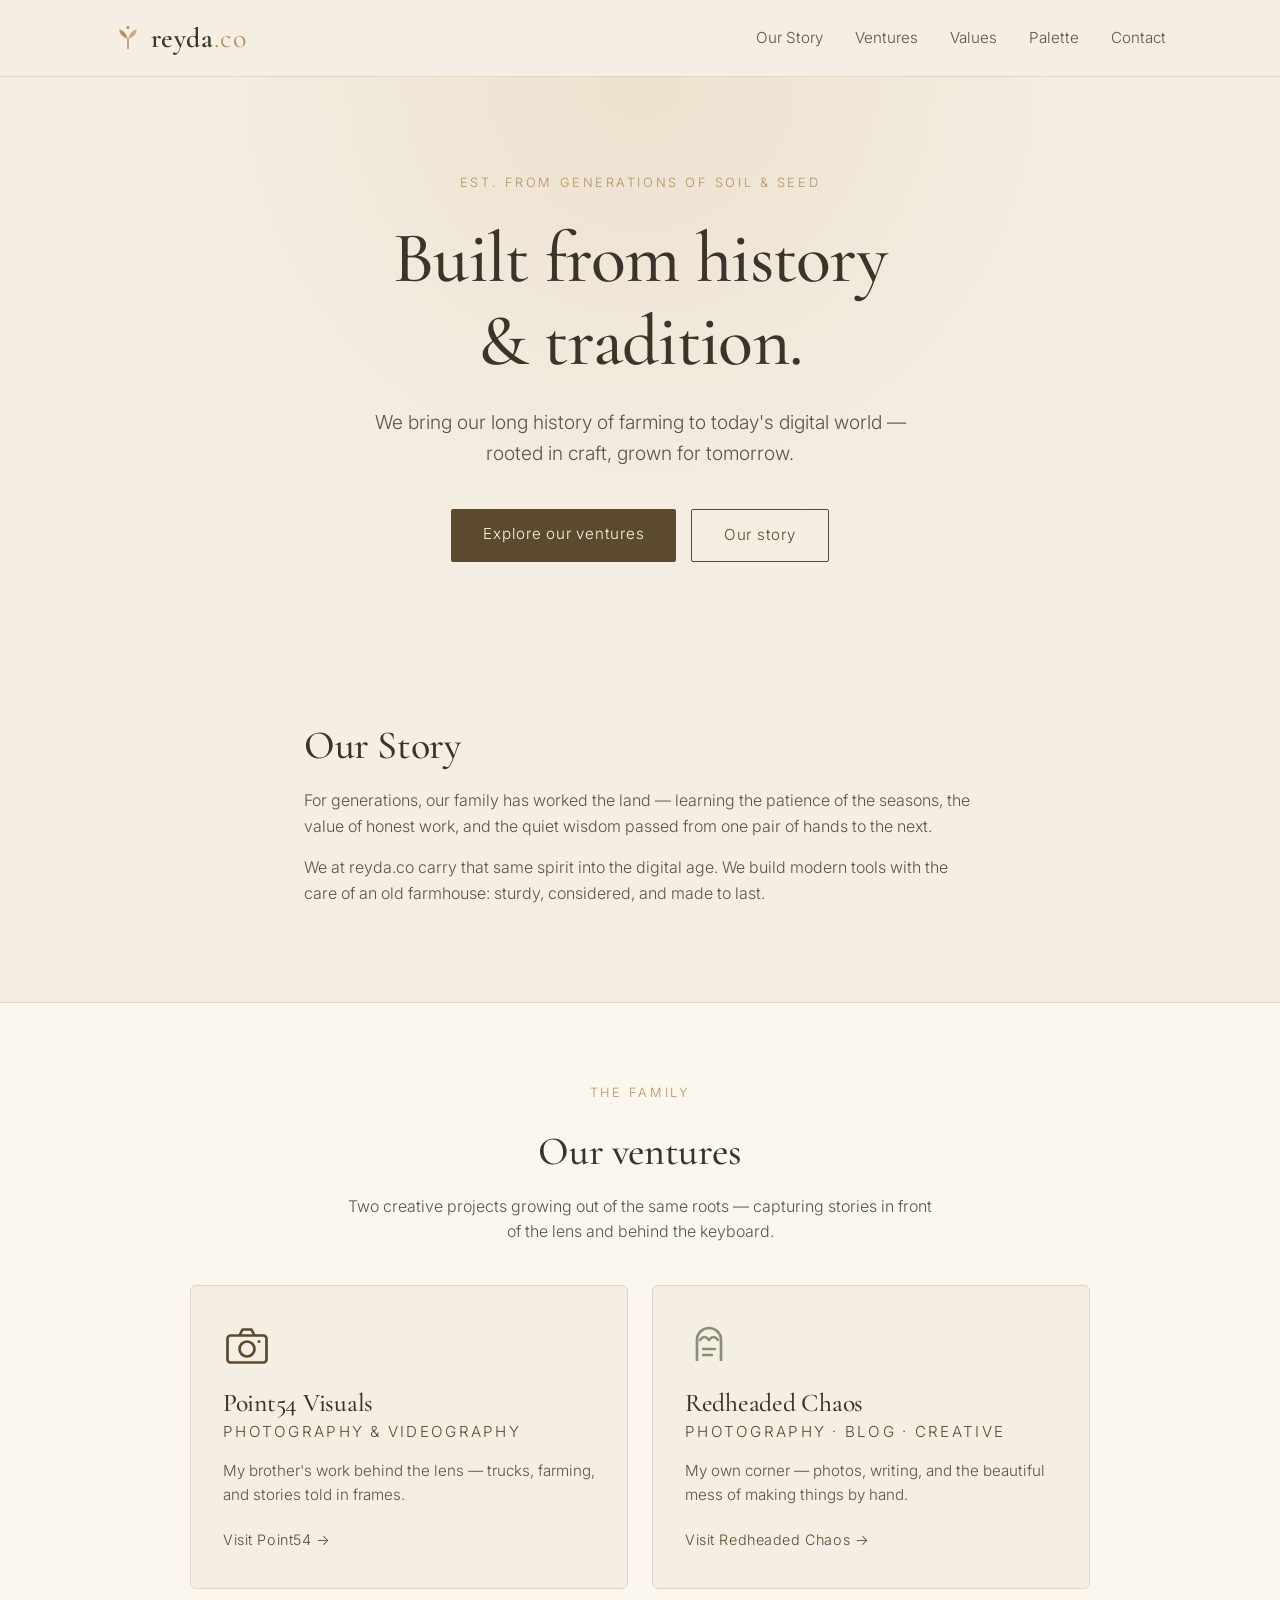
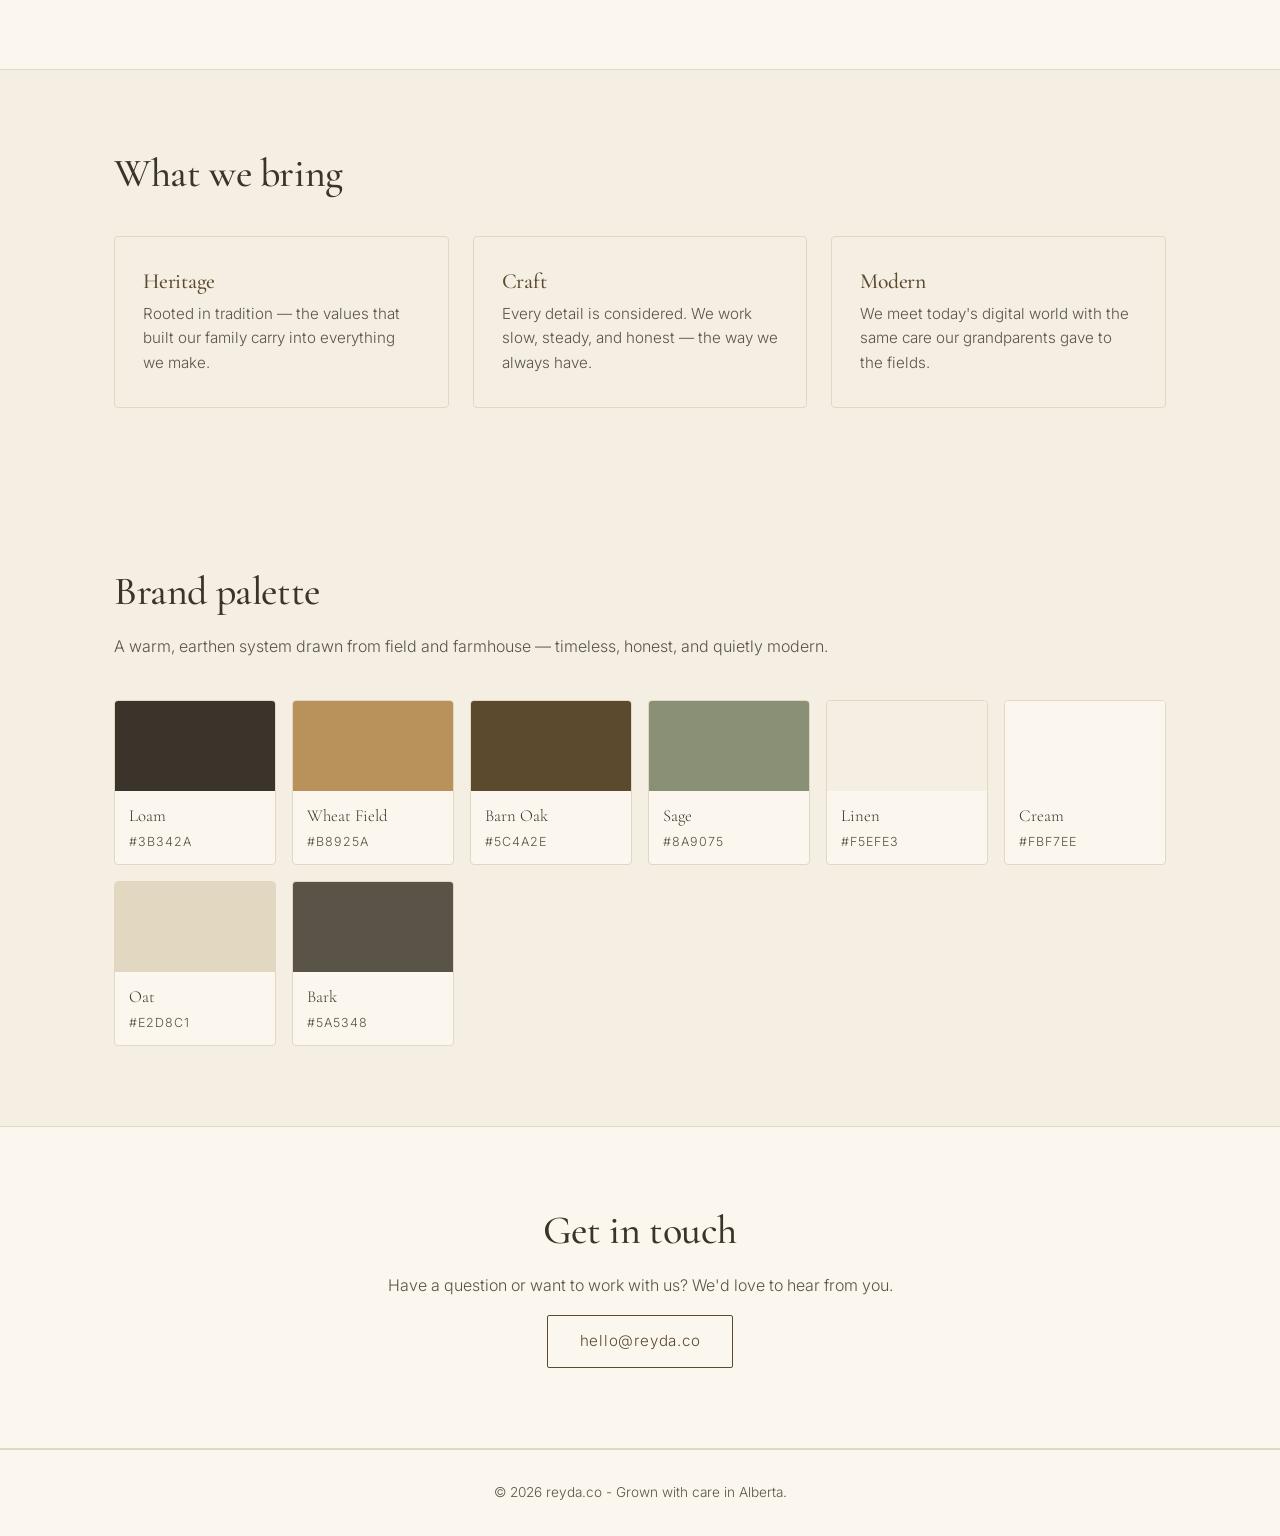
<file: index.html>
<!DOCTYPE html>
<html lang="en">
<head>
  <meta charset="UTF-8" />
  <meta name="viewport" content="width=device-width, initial-scale=1.0" />
  <title> reyda.co &mdash; Home</title>
  <link rel="preconnect" href="https://fonts.googleapis.com">
  <link rel="preconnect" href="https://fonts.gstatic.com" crossorigin>
  <link href="https://fonts.googleapis.com/css2?family=Cormorant+Garamond:wght@400;500;600&family=Inter:wght@300;400;500&display=swap" rel="stylesheet">
  <link rel="stylesheet" href="styles.css" />
  <link rel="icon" type="image/svg+xml" href="favicon.svg" />
</head>
<body>
  <header class="site-header">
    <div class="container header-inner">
      <a href="#" class="logo" aria-label="reyda.co home">
        <svg class="logo-mark" viewBox="0 0 32 32" fill="none" xmlns="http://www.w3.org/2000/svg" aria-hidden="true">
          <!-- Pointed sprout w/ seed dot -->
          <path d="M16 28 V17" stroke="currentColor" stroke-width="1.8" stroke-linecap="round"/>
          <path d="M16 17 Q 6 14, 6 6 Q 13 8, 16 17 Z" fill="currentColor"/>
          <path d="M16 17 Q 26 14, 26 6 Q 19 8, 16 17 Z" fill="currentColor" opacity="0.75"/>
          <circle cx="16" cy="4" r="1.8" fill="currentColor"/>
        </svg>
        <span class="logo-word">reyda<span>.co</span></span>
      </a>
      <nav>
        <a href="#story">Our Story</a>
        <a href="#services">Ventures</a>
        <a href="#values">Values</a>
        <a href="#palette">Palette</a>
        <a href="#contact">Contact</a>
      </nav>
    </div>
  </header>

  <main>
    <section class="hero">
      <div class="container hero-content">
        <p class="eyebrow">Est. from generations of soil &amp; seed</p>
        <h1>Built from history<br />&amp; tradition.</h1>
        <p class="lede">
          We bring our long history of farming to today's digital world &mdash;
          rooted in craft, grown for tomorrow.
        </p>
        <div class="hero-ctas">
          <a href="#services" class="btn">Explore our ventures</a>
          <a href="#story" class="btn ghost">Our story</a>
        </div>
      </div>
    </section>

    <section id="story" class="section">
      <div class="container narrow">
        <h2>Our Story</h2>
        <p>
          For generations, our family has worked the land &mdash; learning the
          patience of the seasons, the value of honest work, and the quiet wisdom
          passed from one pair of hands to the next.
        </p>
        <p>
          We at reyda.co carry that same spirit into the digital age. We build modern
          tools with the care of an old farmhouse: sturdy, considered, and made
          to last.
        </p>
      </div>
    </section>

    <section id="services" class="section alt">
      <div class="container">
        <p class="eyebrow" style="text-align:center">The family</p>
        <h2 style="text-align:center">Our ventures</h2>
        <p style="text-align:center; max-width: 600px; margin: 0 auto 1rem;">Two creative projects growing out of the same roots &mdash; capturing stories in front of the lens and behind the keyboard.</p>
        <div class="grid ventures-grid">
          <a href="point54.html" class="venture-card point54">
            <div class="venture-icon" aria-hidden="true">
              <svg viewBox="0 0 32 32" fill="none">
                <rect x="3" y="9" width="26" height="18" rx="2" stroke="currentColor" stroke-width="1.8" fill="none"/>
                <path d="M11 9 L13 5 H19 L21 9" stroke="currentColor" stroke-width="1.8" fill="none" stroke-linejoin="round"/>
                <circle cx="16" cy="18" r="5" stroke="currentColor" stroke-width="1.8" fill="none"/>
                <circle cx="24" cy="13" r="1" fill="currentColor"/>
              </svg>
            </div>
            <h3>Point54 Visuals</h3>
            <p class="venture-sub">Photography &amp; Videography</p>
            <p>My brother's work behind the lens &mdash; trucks, farming, and stories told in frames.</p>
            <span class="venture-link">Visit Point54 &rarr;</span>
          </a>
          <a href="redheaded-chaos.html" class="venture-card redheaded">
            <div class="venture-icon" aria-hidden="true">
              <svg viewBox="0 0 32 32" fill="none">
                <path d="M8 26 V12 C 8 7, 12 4, 16 4 C 20 4, 24 7, 24 12 V26" stroke="currentColor" stroke-width="1.8" fill="none" stroke-linejoin="round"/>
                <path d="M10 12 Q 13 8, 16 12 Q 19 8, 22 12" stroke="currentColor" stroke-width="1.6" fill="none" stroke-linecap="round"/>
                <path d="M12 18 H20 M12 22 H18" stroke="currentColor" stroke-width="1.6" stroke-linecap="round"/>
              </svg>
            </div>
            <h3>Redheaded Chaos</h3>
            <p class="venture-sub">Photography &middot; Blog &middot; Creative</p>
            <p>My own corner &mdash; photos, writing, and the beautiful mess of making things by hand.</p>
            <span class="venture-link">Visit Redheaded Chaos &rarr;</span>
          </a>
        </div>
      </div>
    </section>

    <section id="values" class="section">
      <div class="container">
        <h2>What we bring</h2>
        <div class="grid">
          <div class="card">
            <h3>Heritage</h3>
            <p>Rooted in tradition &mdash; the values that built our family carry into everything we make.</p>
          </div>
          <div class="card">
            <h3>Craft</h3>
            <p>Every detail is considered. We work slow, steady, and honest &mdash; the way we always have.</p>
          </div>
          <div class="card">
            <h3>Modern</h3>
            <p>We meet today's digital world with the same care our grandparents gave to the fields.</p>
          </div>
        </div>
      </div>
    </section>

    <section id="palette" class="section">
      <div class="container">
        <h2>Brand palette</h2>
        <p>A warm, earthen system drawn from field and farmhouse &mdash; timeless, honest, and quietly modern.</p>
        <div class="palette">
          <div class="swatch">
            <div class="swatch-color" style="background:#3B342A"></div>
            <div class="swatch-meta"><span class="swatch-name">Loam</span><span class="swatch-hex">#3B342A</span></div>
          </div>
          <div class="swatch">
            <div class="swatch-color" style="background:#B8925A"></div>
            <div class="swatch-meta"><span class="swatch-name">Wheat Field</span><span class="swatch-hex">#B8925A</span></div>
          </div>
          <div class="swatch">
            <div class="swatch-color" style="background:#5C4A2E"></div>
            <div class="swatch-meta"><span class="swatch-name">Barn Oak</span><span class="swatch-hex">#5C4A2E</span></div>
          </div>
          <div class="swatch">
            <div class="swatch-color" style="background:#8A9075"></div>
            <div class="swatch-meta"><span class="swatch-name">Sage</span><span class="swatch-hex">#8A9075</span></div>
          </div>
          <div class="swatch">
            <div class="swatch-color" style="background:#F5EFE3"></div>
            <div class="swatch-meta"><span class="swatch-name">Linen</span><span class="swatch-hex">#F5EFE3</span></div>
          </div>
          <div class="swatch">
            <div class="swatch-color" style="background:#FBF7EE"></div>
            <div class="swatch-meta"><span class="swatch-name">Cream</span><span class="swatch-hex">#FBF7EE</span></div>
          </div>
          <div class="swatch">
            <div class="swatch-color" style="background:#E2D8C1"></div>
            <div class="swatch-meta"><span class="swatch-name">Oat</span><span class="swatch-hex">#E2D8C1</span></div>
          </div>
          <div class="swatch">
            <div class="swatch-color" style="background:#5A5348"></div>
            <div class="swatch-meta"><span class="swatch-name">Bark</span><span class="swatch-hex">#5A5348</span></div>
          </div>
        </div>
      </div>
    </section>

    <section id="contact" class="section alt">
      <div class="container narrow center">
        <h2>Get in touch</h2>
        <p>Have a question or want to work with us? We'd love to hear from you.</p>
        <a href="mailto:hello@reyda.co" class="btn outline">hello@reyda.co</a>
      </div>
    </section>
  </main>

  <footer>
    <div class="container footer-inner">
      <p>&copy; <span id="year"></span> reyda.co - Grown with care in Alberta.</p>
    </div>
  </footer>

  <script>
    document.getElementById('year').textContent = new Date().getFullYear();
  </script>
</body>
</html>
</file>
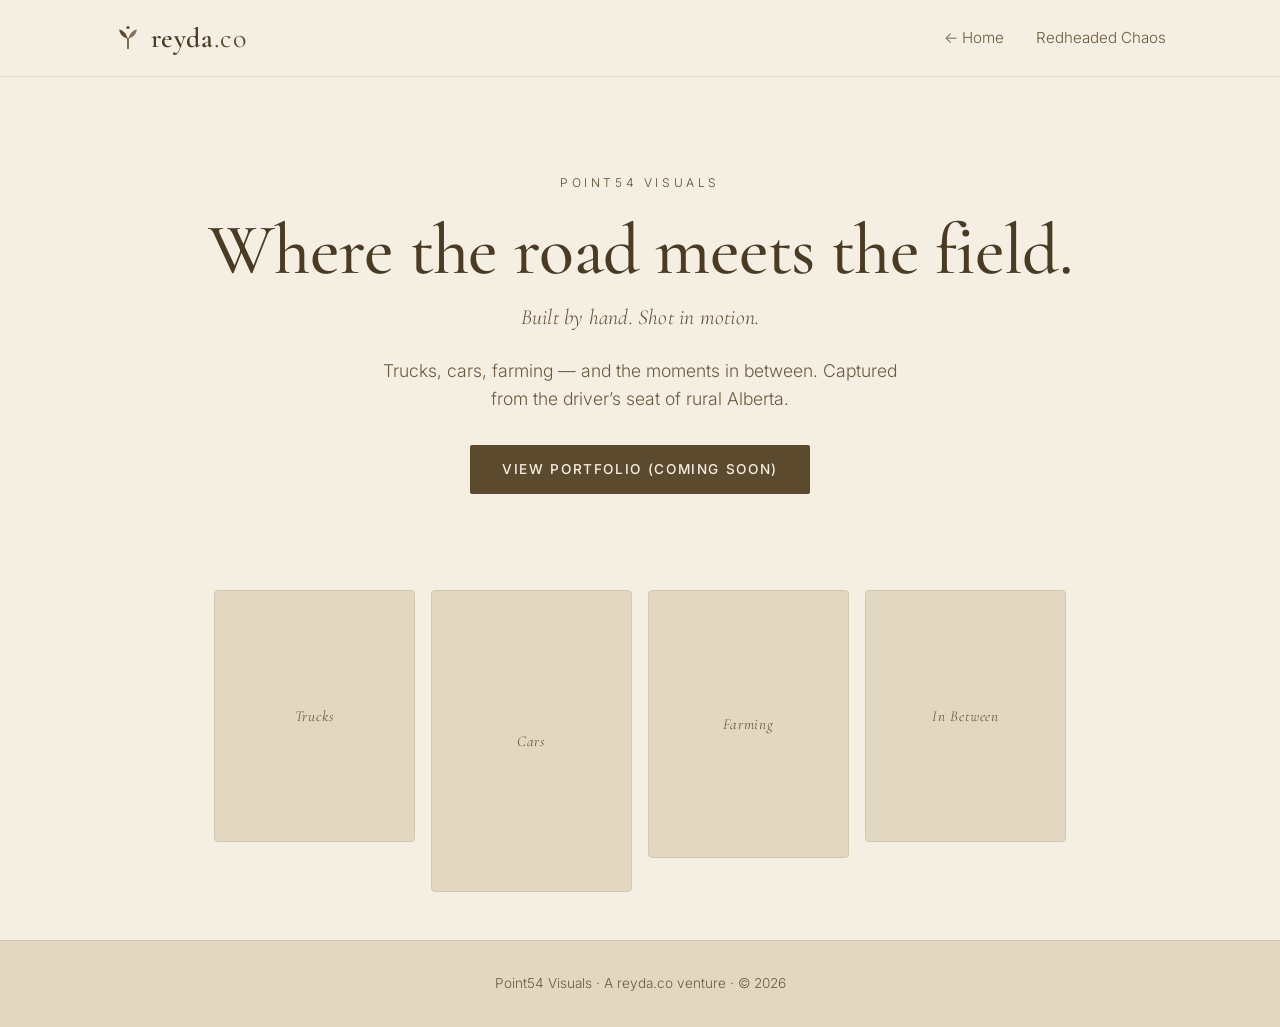
<file: point54.html>
<!DOCTYPE html>
<html lang="en">
<head>
  <meta charset="UTF-8" />
  <meta name="viewport" content="width=device-width, initial-scale=1.0" />
  <title>Point54 Visuals &mdash; Photography &amp; Videography</title>
  <link rel="preconnect" href="https://fonts.googleapis.com">
  <link rel="preconnect" href="https://fonts.gstatic.com" crossorigin>
  <link href="https://fonts.googleapis.com/css2?family=Cormorant+Garamond:wght@400;500;600&family=Inter:wght@300;400;500&display=swap" rel="stylesheet">
  <link rel="stylesheet" href="styles.css" />
  <style>
    :root {
      --p54-bg: #F5EFE3;        /* Linen */
      --p54-oat: #E2D8C1;       /* Oat - tiles/borders */
      --p54-oat-deep: #D4C9AE;
      --p54-barn: #5C4A2E;      /* Barn Oak */
      --p54-barn-deep: #4A3B24;
      --p54-body: #6B5A3E;      /* softer barn for body */
    }
    body { background: var(--p54-bg); color: var(--p54-body); }
    .site-header { background: var(--p54-bg); border-color: rgba(92, 74, 46, 0.15); }
    .logo-word { color: var(--p54-barn-deep) !important; }
    .logo-word span { color: var(--p54-barn) !important; }
    .logo-mark { color: var(--p54-barn); }
    nav a { color: var(--p54-body); }
    nav a:hover { color: var(--p54-barn); }
    h1, h2, h3 { color: var(--p54-barn-deep); font-family: 'Cormorant Garamond', serif; }
    p { color: var(--p54-body); }

    .p54-hero {
      padding: 6rem 0 3rem;
      text-align: center;
    }
    .p54-eyebrow {
      font-family: 'Inter', sans-serif;
      text-transform: uppercase;
      letter-spacing: 0.3em;
      font-size: 0.75rem;
      color: var(--p54-barn);
      margin-bottom: 1.2rem;
    }
    .p54-hero h1 {
      font-size: clamp(2.5rem, 6vw, 4.5rem);
      margin-bottom: 1rem;
      line-height: 1.1;
    }
    .p54-subline {
      font-family: 'Cormorant Garamond', serif;
      font-style: italic;
      font-size: 1.35rem;
      color: var(--p54-barn);
      margin: -0.4rem 0 1.4rem;
      letter-spacing: 0.01em;
    }
    .p54-hero .lede {
      max-width: 520px;
      margin: 0 auto 2rem;
      font-size: 1.1rem;
      color: var(--p54-body);
    }
    .frames {
      display: grid;
      grid-template-columns: repeat(auto-fit, minmax(200px, 1fr));
      gap: 1rem;
      margin: 3rem auto;
      max-width: 900px;
      padding: 0 1.5rem;
    }
    .frame {
      aspect-ratio: 4/5;
      background: var(--p54-oat);
      border: 1px solid var(--p54-oat-deep);
      border-radius: 4px;
      display: flex;
      align-items: center;
      justify-content: center;
      font-family: 'Cormorant Garamond', serif;
      color: var(--p54-barn);
      font-size: 0.95rem;
      font-style: italic;
      letter-spacing: 0.05em;
    }
    .frame:nth-child(2) { aspect-ratio: 4/6; }
    .frame:nth-child(3) { aspect-ratio: 3/4; }
    .cta-btn {
      display: inline-block;
      padding: 0.85rem 2rem;
      background: var(--p54-barn);
      color: var(--p54-bg);
      border-radius: 2px;
      font-size: 0.85rem;
      letter-spacing: 0.12em;
      text-decoration: none;
      text-transform: uppercase;
      font-weight: 500;
      transition: background 0.2s, transform 0.2s;
    }
    .cta-btn:hover { background: var(--p54-barn-deep); transform: translateY(-1px); }
    footer { background: var(--p54-oat); border-color: var(--p54-oat-deep); }
    footer p { color: var(--p54-body); font-size: 0.85rem; }
  </style>
</head>
<body>
  <header class="site-header">
    <div class="container header-inner">
      <a href="index.html" class="logo" aria-label="Back to Reyda">
        <svg class="logo-mark" viewBox="0 0 32 32" fill="none" aria-hidden="true">
          <path d="M16 28 V17" stroke="currentColor" stroke-width="1.8" stroke-linecap="round"/>
          <path d="M16 17 Q 6 14, 6 6 Q 13 8, 16 17 Z" fill="currentColor"/>
          <path d="M16 17 Q 26 14, 26 6 Q 19 8, 16 17 Z" fill="currentColor" opacity="0.75"/>
          <circle cx="16" cy="4" r="1.8" fill="currentColor"/>
        </svg>
        <span class="logo-word">reyda<span>.co</span></span>
      </a>
      <nav>
        <a href="index.html">&larr; Home</a>
        <a href="redheaded-chaos.html">Redheaded Chaos</a>
      </nav>
    </div>
  </header>

  <main>
    <section class="p54-hero">
      <div class="container">
        <p class="p54-eyebrow">Point54 Visuals</p>
        <h1>Where the road meets the field.</h1>
        <p class="p54-subline">Built by hand. Shot in motion.</p>
        <p class="lede">Trucks, cars, farming &mdash; and the moments in between. Captured from the driver&rsquo;s seat of rural Alberta.</p>
        <a href="#" class="cta-btn">View portfolio (coming soon)</a>
      </div>
    </section>

    <div class="frames">
      <div class="frame">Trucks</div>
      <div class="frame">Cars</div>
      <div class="frame">Farming</div>
      <div class="frame">In Between</div>
    </div>
  </main>

  <footer>
    <div class="container footer-inner">
      <p>Point54 Visuals &middot; A reyda.co venture &middot; &copy; 2026</p>
    </div>
  </footer>
</body>
</html>
</file>
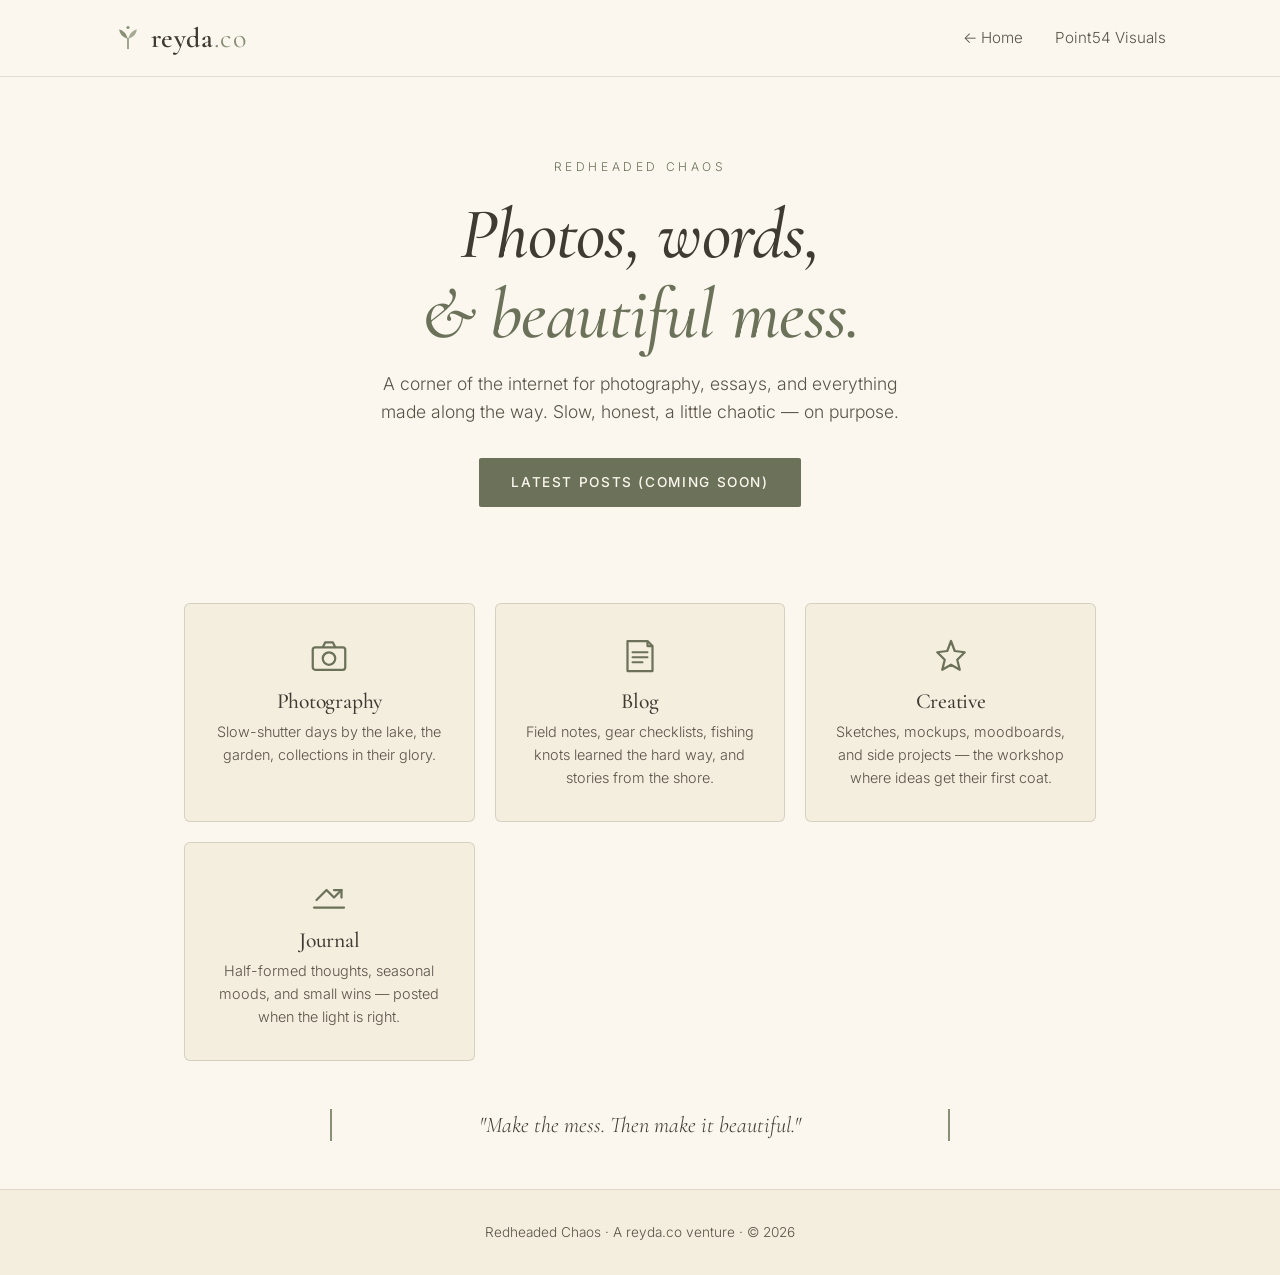
<file: redheaded-chaos.html>
<!DOCTYPE html>
<html lang="en">
<head>
  <meta charset="UTF-8" />
  <meta name="viewport" content="width=device-width, initial-scale=1.0" />
  <title>Redheaded Chaos &mdash; Photography, Blog &amp; Creative</title>
  <link rel="preconnect" href="https://fonts.googleapis.com">
  <link rel="preconnect" href="https://fonts.gstatic.com" crossorigin>
  <link href="https://fonts.googleapis.com/css2?family=Cormorant+Garamond:wght@400;500;600&family=Inter:wght@300;400;500&display=swap" rel="stylesheet">
  <link rel="stylesheet" href="styles.css" />
  <style>
    :root {
      --rc-bg: #FBF7EE;         /* Cream */
      --rc-cream-deep: #F4EEDF; /* elevated cream */
      --rc-sage: #8A9075;       /* Sage */
      --rc-sage-deep: #6B7259;
      --rc-bark: #5A5348;       /* Bark - body text */
      --rc-bark-deep: #3F3A32;  /* headings */
    }
    body { background: var(--rc-bg); color: var(--rc-bark); }
    .site-header { background: var(--rc-bg); border-color: rgba(90, 83, 72, 0.15); }
    .logo-word { color: var(--rc-bark-deep) !important; }
    .logo-word span { color: var(--rc-sage) !important; }
    .logo-mark { color: var(--rc-sage); }
    nav a { color: var(--rc-bark); }
    nav a:hover { color: var(--rc-sage-deep); }
    h1, h2, h3 { color: var(--rc-bark-deep); font-family: 'Cormorant Garamond', serif; }
    p { color: var(--rc-bark); }

    .rc-hero {
      padding: 5rem 0 3rem;
      text-align: center;
      position: relative;
    }
    .rc-eyebrow {
      font-family: 'Inter', sans-serif;
      text-transform: uppercase;
      letter-spacing: 0.3em;
      font-size: 0.75rem;
      color: var(--rc-sage-deep);
      margin-bottom: 1.2rem;
    }
    .rc-hero h1 {
      font-size: clamp(2.6rem, 6vw, 4.5rem);
      font-style: italic;
      font-weight: 500;
      margin-bottom: 1rem;
      line-height: 1.1;
    }
    .rc-hero h1 .accent { color: var(--rc-sage-deep); }
    .rc-hero .lede {
      max-width: 540px;
      margin: 0 auto 2rem;
      font-size: 1.1rem;
    }
    .rc-cta {
      display: inline-block;
      padding: 0.85rem 2rem;
      background: var(--rc-sage-deep);
      color: var(--rc-bg);
      border-radius: 2px;
      font-size: 0.85rem;
      letter-spacing: 0.12em;
      text-decoration: none;
      text-transform: uppercase;
      font-weight: 500;
      transition: background 0.2s, transform 0.2s;
    }
    .rc-cta:hover { background: var(--rc-bark-deep); transform: translateY(-1px); }

    .rc-sections {
      display: grid;
      grid-template-columns: repeat(auto-fit, minmax(240px, 1fr));
      gap: 1.25rem;
      max-width: 960px;
      margin: 3rem auto;
      padding: 0 1.5rem;
    }
    .rc-tile {
      background: var(--rc-cream-deep);
      border: 1px solid rgba(138, 144, 117, 0.3);
      border-radius: 6px;
      padding: 2rem 1.5rem;
      text-align: center;
      transition: transform 0.25s ease, box-shadow 0.25s ease, border-color 0.25s ease;
    }
    .rc-tile:hover {
      transform: translateY(-3px);
      box-shadow: 0 12px 28px rgba(59, 52, 42, 0.08);
      border-color: var(--rc-sage);
    }
    .rc-tile-icon {
      width: 40px;
      height: 40px;
      color: var(--rc-sage-deep);
      margin: 0 auto 0.8rem;
    }
    .rc-tile-icon svg { width: 100%; height: 100%; }
    .rc-tile h3 {
      font-size: 1.35rem;
      margin: 0 0 0.4rem;
    }
    .rc-tile p { font-size: 0.9rem; margin: 0; }

    .rc-quote {
      max-width: 620px;
      margin: 3rem auto;
      padding: 0 2rem;
      text-align: center;
      font-family: 'Cormorant Garamond', serif;
      font-style: italic;
      font-size: 1.4rem;
      color: var(--rc-bark-deep);
      line-height: 1.4;
      border-left: 2px solid var(--rc-sage);
      border-right: 2px solid var(--rc-sage);
    }

    footer { background: var(--rc-cream-deep); border-color: rgba(90, 83, 72, 0.15); }
    footer p { color: var(--rc-bark); font-size: 0.85rem; }
  </style>
</head>
<body>
  <header class="site-header">
    <div class="container header-inner">
      <a href="index.html" class="logo" aria-label="Back to Reyda">
        <svg class="logo-mark" viewBox="0 0 32 32" fill="none" aria-hidden="true">
          <path d="M16 28 V17" stroke="currentColor" stroke-width="1.8" stroke-linecap="round"/>
          <path d="M16 17 Q 6 14, 6 6 Q 13 8, 16 17 Z" fill="currentColor"/>
          <path d="M16 17 Q 26 14, 26 6 Q 19 8, 16 17 Z" fill="currentColor" opacity="0.75"/>
          <circle cx="16" cy="4" r="1.8" fill="currentColor"/>
        </svg>
        <span class="logo-word">reyda<span>.co</span></span>
      </a>
      <nav>
        <a href="index.html">&larr; Home</a>
        <a href="point54.html">Point54 Visuals</a>
      </nav>
    </div>
  </header>

  <main>
    <section class="rc-hero">
      <div class="container">
        <p class="rc-eyebrow">Redheaded Chaos</p>
        <h1>Photos, words,<br/><span class="accent">&amp; beautiful mess.</span></h1>
        <p class="lede">A corner of the internet for photography, essays, and everything made along the way. Slow, honest, a little chaotic &mdash; on purpose.</p>
        <a href="#" class="rc-cta">Latest posts (coming soon)</a>
      </div>
    </section>

    <div class="rc-sections">
      <div class="rc-tile">
        <div class="rc-tile-icon" aria-hidden="true">
          <svg viewBox="0 0 32 32" fill="none">
            <rect x="3" y="9" width="26" height="18" rx="2" stroke="currentColor" stroke-width="1.8" fill="none"/>
            <path d="M11 9 L13 5 H19 L21 9" stroke="currentColor" stroke-width="1.8" fill="none" stroke-linejoin="round"/>
            <circle cx="16" cy="18" r="5" stroke="currentColor" stroke-width="1.8" fill="none"/>
          </svg>
        </div>
        <h3>Photography</h3>
        <p>Slow-shutter days by the lake, the garden, collections in their glory.</p>
      </div>
      <div class="rc-tile">
        <div class="rc-tile-icon" aria-hidden="true">
          <svg viewBox="0 0 32 32" fill="none">
            <path d="M6 4 H22 L26 8 V28 H6 Z" stroke="currentColor" stroke-width="1.8" fill="none" stroke-linejoin="round"/>
            <path d="M22 4 V8 H26" stroke="currentColor" stroke-width="1.8" fill="none" stroke-linejoin="round"/>
            <path d="M10 13 H22 M10 17 H22 M10 21 H18" stroke="currentColor" stroke-width="1.6" stroke-linecap="round"/>
          </svg>
        </div>
        <h3>Blog</h3>
        <p>Field notes, gear checklists, fishing knots learned the hard way, and stories from the shore.</p>
      </div>
      <div class="rc-tile">
        <div class="rc-tile-icon" aria-hidden="true">
          <svg viewBox="0 0 32 32" fill="none">
            <path d="M16 4 L19 12 L27 13 L21 19 L23 27 L16 23 L9 27 L11 19 L5 13 L13 12 Z" stroke="currentColor" stroke-width="1.8" fill="none" stroke-linejoin="round"/>
          </svg>
        </div>
        <h3>Creative</h3>
        <p>Sketches, mockups, moodboards, and side projects &mdash; the workshop where ideas get their first coat.</p>
      </div>
      <div class="rc-tile">
        <div class="rc-tile-icon" aria-hidden="true">
          <svg viewBox="0 0 32 32" fill="none">
            <path d="M6 20 L14 12 L20 18 L26 12" stroke="currentColor" stroke-width="1.8" fill="none" stroke-linecap="round" stroke-linejoin="round"/>
            <path d="M20 12 H26 V18" stroke="currentColor" stroke-width="1.8" fill="none" stroke-linecap="round" stroke-linejoin="round"/>
            <path d="M4 26 H28" stroke="currentColor" stroke-width="1.8" fill="none" stroke-linecap="round"/>
          </svg>
        </div>
        <h3>Journal</h3>
        <p>Half-formed thoughts, seasonal moods, and small wins &mdash; posted when the light is right.</p>
      </div>
    </div>

    <p class="rc-quote">"Make the mess. Then make it beautiful."</p>
  </main>

  <footer>
    <div class="container footer-inner">
      <p>Redheaded Chaos &middot; A reyda.co venture &middot; &copy; 2026</p>
    </div>
  </footer>
</body>
</html>
</file>
<file: styles.css>
/* Reyda — landing page styles
   Brand palette:
   Loam #3B342A | Wheat Field #B8925A | Barn Oak #5C4A2E
   Linen #F5EFE3 | Cream #FBF7EE | Sage #8A9075
   Oat #E2D8C1 | Bark #5A5348
*/

:root {
  --loam: #3B342A;
  --wheat: #B8925A;
  --barn: #5C4A2E;
  --linen: #F5EFE3;
  --cream: #FBF7EE;
  --sage: #8A9075;
  --oat: #E2D8C1;
  --bark: #5A5348;

  --bg: var(--linen);
  --bg-alt: var(--cream);
  --ink: var(--loam);
  --ink-soft: var(--bark);
  --accent: var(--wheat);
  --accent-dark: var(--barn);
  --line: var(--oat);
}

* { box-sizing: border-box; }

html, body {
  margin: 0;
  padding: 0;
  background: var(--bg);
  color: var(--ink);
  font-family: 'Inter', -apple-system, BlinkMacSystemFont, sans-serif;
  font-weight: 300;
  line-height: 1.6;
  -webkit-font-smoothing: antialiased;
}

.container {
  width: 100%;
  max-width: 1100px;
  margin: 0 auto;
  padding: 0 1.5rem;
}

.container.narrow { max-width: 720px; }
.container.center { text-align: center; }

h1, h2, h3 {
  font-family: 'Cormorant Garamond', Georgia, serif;
  font-weight: 500;
  color: var(--ink);
  letter-spacing: -0.01em;
  line-height: 1.15;
  margin: 0 0 1rem;
}

h1 { font-size: clamp(2.5rem, 6vw, 4.5rem); }
h2 { font-size: clamp(1.8rem, 3.5vw, 2.5rem); margin-bottom: 1.25rem; }
h3 { font-size: 1.35rem; }

p { margin: 0 0 1rem; color: var(--ink-soft); }

a { color: var(--accent-dark); text-decoration: none; }
a:hover { color: var(--ink); }

/* Header */
.site-header {
  padding: 1.5rem 0;
  border-bottom: 1px solid var(--line);
  background: var(--bg);
}

.header-inner {
  display: flex;
  justify-content: space-between;
  align-items: center;
  gap: 1rem;
  flex-wrap: wrap;
}

.logo {
  display: inline-flex;
  align-items: center;
  gap: 0.55rem;
  font-family: 'Cormorant Garamond', serif;
  font-size: 1.75rem;
  font-weight: 600;
  color: var(--ink);
  letter-spacing: 0.02em;
  line-height: 1;
}
.logo svg { display: block; }
.logo-mark {
  width: 28px;
  height: 28px;
  color: var(--accent);
  transition: transform 0.3s ease, color 0.2s ease;
}
.logo:hover .logo-mark {
  transform: rotate(-6deg);
  color: var(--accent-dark);
}
.logo-word { display: inline-block; color: var(--loam); }
.logo-word span { color: var(--accent); font-weight: 400; }

nav a {
  margin-left: 1.75rem;
  font-size: 0.95rem;
  color: var(--ink-soft);
}
nav a:first-child { margin-left: 0; }
nav a:hover { color: var(--accent-dark); }

/* Hero */
.hero {
  padding: 6rem 0 5rem;
  text-align: center;
  background:
    radial-gradient(circle at 50% 0%, rgba(184, 146, 90, 0.15), transparent 60%),
    var(--bg);
}

.hero-image {
  position: relative;
  overflow: hidden;
  padding: 8rem 0 7rem;
  isolation: isolate;
  color: var(--linen);
}
.hero-image .hero-bg {
  position: absolute;
  inset: 0;
  background: url('hero.png') center 55% / cover no-repeat;
  z-index: -2;
}
.hero-image::before {
  content: "";
  position: absolute;
  inset: 0;
  background:
    radial-gradient(ellipse at 50% 50%, rgba(59, 52, 42, 0.75) 0%, rgba(59, 52, 42, 0.55) 40%, rgba(59, 52, 42, 0.7) 100%),
    linear-gradient(180deg, rgba(59, 52, 42, 0.4) 0%, rgba(59, 52, 42, 0.35) 50%, rgba(59, 52, 42, 0.75) 100%);
  z-index: -1;
}
.hero-image .lede { color: #FBF7EE; text-shadow: 0 2px 18px rgba(0,0,0,0.6), 0 1px 4px rgba(0,0,0,0.5); font-weight: 400; }
.hero-image h1 { text-shadow: 0 2px 20px rgba(0,0,0,0.35); }
.hero-image h1,
.hero-image .lede {
  color: var(--linen);
}
.hero-image .eyebrow { color: var(--wheat); text-shadow: 0 1px 8px rgba(0,0,0,0.4); }
.hero-content { position: relative; }
.hero-ctas {
  display: inline-flex;
  gap: 0.9rem;
  flex-wrap: wrap;
  justify-content: center;
}
.btn.ghost {
  background: transparent;
  color: var(--accent-dark);
  border: 1px solid var(--accent-dark);
}
.btn.ghost:hover {
  background: var(--accent-dark);
  color: var(--cream);
}
.hero-image .btn.ghost {
  color: var(--linen);
  border-color: rgba(245, 239, 227, 0.5);
}
.hero-image .btn.ghost:hover {
  background: rgba(245, 239, 227, 0.12);
  color: var(--linen);
  border-color: var(--linen);
}

.eyebrow {
  text-transform: uppercase;
  letter-spacing: 0.2em;
  font-size: 0.8rem;
  color: var(--accent);
  margin-bottom: 1.5rem;
}

.hero .lede {
  font-size: 1.2rem;
  max-width: 560px;
  margin: 1.5rem auto 2.5rem;
  color: var(--ink-soft);
}

/* Buttons */
.btn {
  display: inline-block;
  padding: 0.85rem 2rem;
  background: var(--accent-dark);
  color: var(--cream);
  border-radius: 2px;
  font-size: 0.95rem;
  letter-spacing: 0.05em;
  transition: background 0.2s ease, transform 0.2s ease;
}
.btn:hover {
  background: var(--loam);
  color: var(--cream);
  transform: translateY(-1px);
}

.btn.outline {
  background: transparent;
  color: var(--accent-dark);
  border: 1px solid var(--accent-dark);
}
.btn.outline:hover {
  background: var(--accent-dark);
  color: var(--cream);
}

/* Sections */
.section {
  padding: 5rem 0;
}
.section.alt {
  background: var(--bg-alt);
  border-top: 1px solid var(--line);
  border-bottom: 1px solid var(--line);
}

/* Value grid */
.grid {
  display: grid;
  grid-template-columns: repeat(auto-fit, minmax(240px, 1fr));
  gap: 1.5rem;
  margin-top: 2.5rem;
}

/* Ventures */
.ventures-grid {
  grid-template-columns: repeat(auto-fit, minmax(280px, 1fr));
  max-width: 900px;
  margin-left: auto;
  margin-right: auto;
}
.venture-card {
  display: block;
  background: var(--bg);
  padding: 2.25rem 2rem;
  border: 1px solid var(--line);
  border-radius: 6px;
  text-decoration: none;
  color: var(--ink);
  transition: transform 0.25s ease, box-shadow 0.25s ease, border-color 0.25s ease;
  position: relative;
  overflow: hidden;
}
.venture-card::before {
  content: "";
  position: absolute;
  top: 0; left: 0; right: 0;
  height: 3px;
  background: var(--accent);
  transform: scaleX(0);
  transform-origin: left;
  transition: transform 0.35s ease;
}
.venture-card:hover {
  transform: translateY(-4px);
  box-shadow: 0 14px 34px rgba(59, 52, 42, 0.1);
  border-color: var(--wheat);
}
.venture-card:hover::before { transform: scaleX(1); }
.venture-icon {
  width: 48px;
  height: 48px;
  color: var(--accent);
  margin-bottom: 1.1rem;
}
.venture-icon svg { width: 100%; height: 100%; }
.venture-card h3 {
  color: var(--loam);
  margin: 0 0 0.2rem;
  font-size: 1.6rem;
}
.venture-sub {
  font-family: 'Inter', sans-serif;
  font-size: 0.75rem;
  letter-spacing: 0.15em;
  text-transform: uppercase;
  color: var(--accent-dark) !important;
  margin: 0 0 0.9rem !important;
}
.venture-card p { margin: 0 0 1.2rem; font-size: 0.95rem; color: var(--ink-soft); }
.venture-link {
  display: inline-block;
  font-size: 0.9rem;
  color: var(--accent-dark);
  letter-spacing: 0.04em;
  transition: transform 0.2s ease;
}
.venture-card:hover .venture-link {
  transform: translateX(4px);
  color: var(--loam);
}

/* Distinct color accents per venture */
.venture-card.point54 .venture-icon { color: var(--barn); }
.venture-card.point54::before { background: var(--barn); }
.venture-card.redheaded .venture-icon { color: var(--sage); }
.venture-card.redheaded::before { background: var(--sage); }

.card {
  background: var(--bg);
  padding: 2rem 1.75rem;
  border: 1px solid var(--line);
  border-radius: 4px;
  transition: transform 0.2s ease, box-shadow 0.2s ease;
}
.card:hover {
  transform: translateY(-3px);
  box-shadow: 0 10px 30px rgba(59, 52, 42, 0.08);
}
.card h3 { color: var(--accent-dark); margin-bottom: 0.5rem; }
.card p { margin: 0; font-size: 0.95rem; }

/* Palette showcase */
.palette {
  display: grid;
  grid-template-columns: repeat(auto-fit, minmax(140px, 1fr));
  gap: 1rem;
  margin-top: 2.5rem;
}

.swatch {
  border: 1px solid var(--line);
  border-radius: 4px;
  overflow: hidden;
  background: var(--cream);
}

.swatch-color {
  height: 90px;
  width: 100%;
}

.swatch-meta {
  padding: 0.75rem 0.9rem;
}

.swatch-name {
  display: block;
  font-family: 'Cormorant Garamond', serif;
  font-size: 1.05rem;
  color: var(--ink);
  margin-bottom: 0.15rem;
}

.swatch-hex {
  display: block;
  font-size: 0.78rem;
  letter-spacing: 0.08em;
  color: var(--ink-soft);
  text-transform: uppercase;
}

/* Footer */
footer {
  padding: 2rem 0;
  border-top: 1px solid var(--line);
  background: var(--bg-alt);
}
.footer-inner {
  text-align: center;
}
footer p {
  margin: 0;
  font-size: 0.85rem;
  color: var(--ink-soft);
}

/* Responsive */
@media (max-width: 600px) {
  .hero { padding: 4rem 0 3rem; }
  .section { padding: 3.5rem 0; }
  nav a { margin-left: 1rem; font-size: 0.9rem; }
}
</file>
